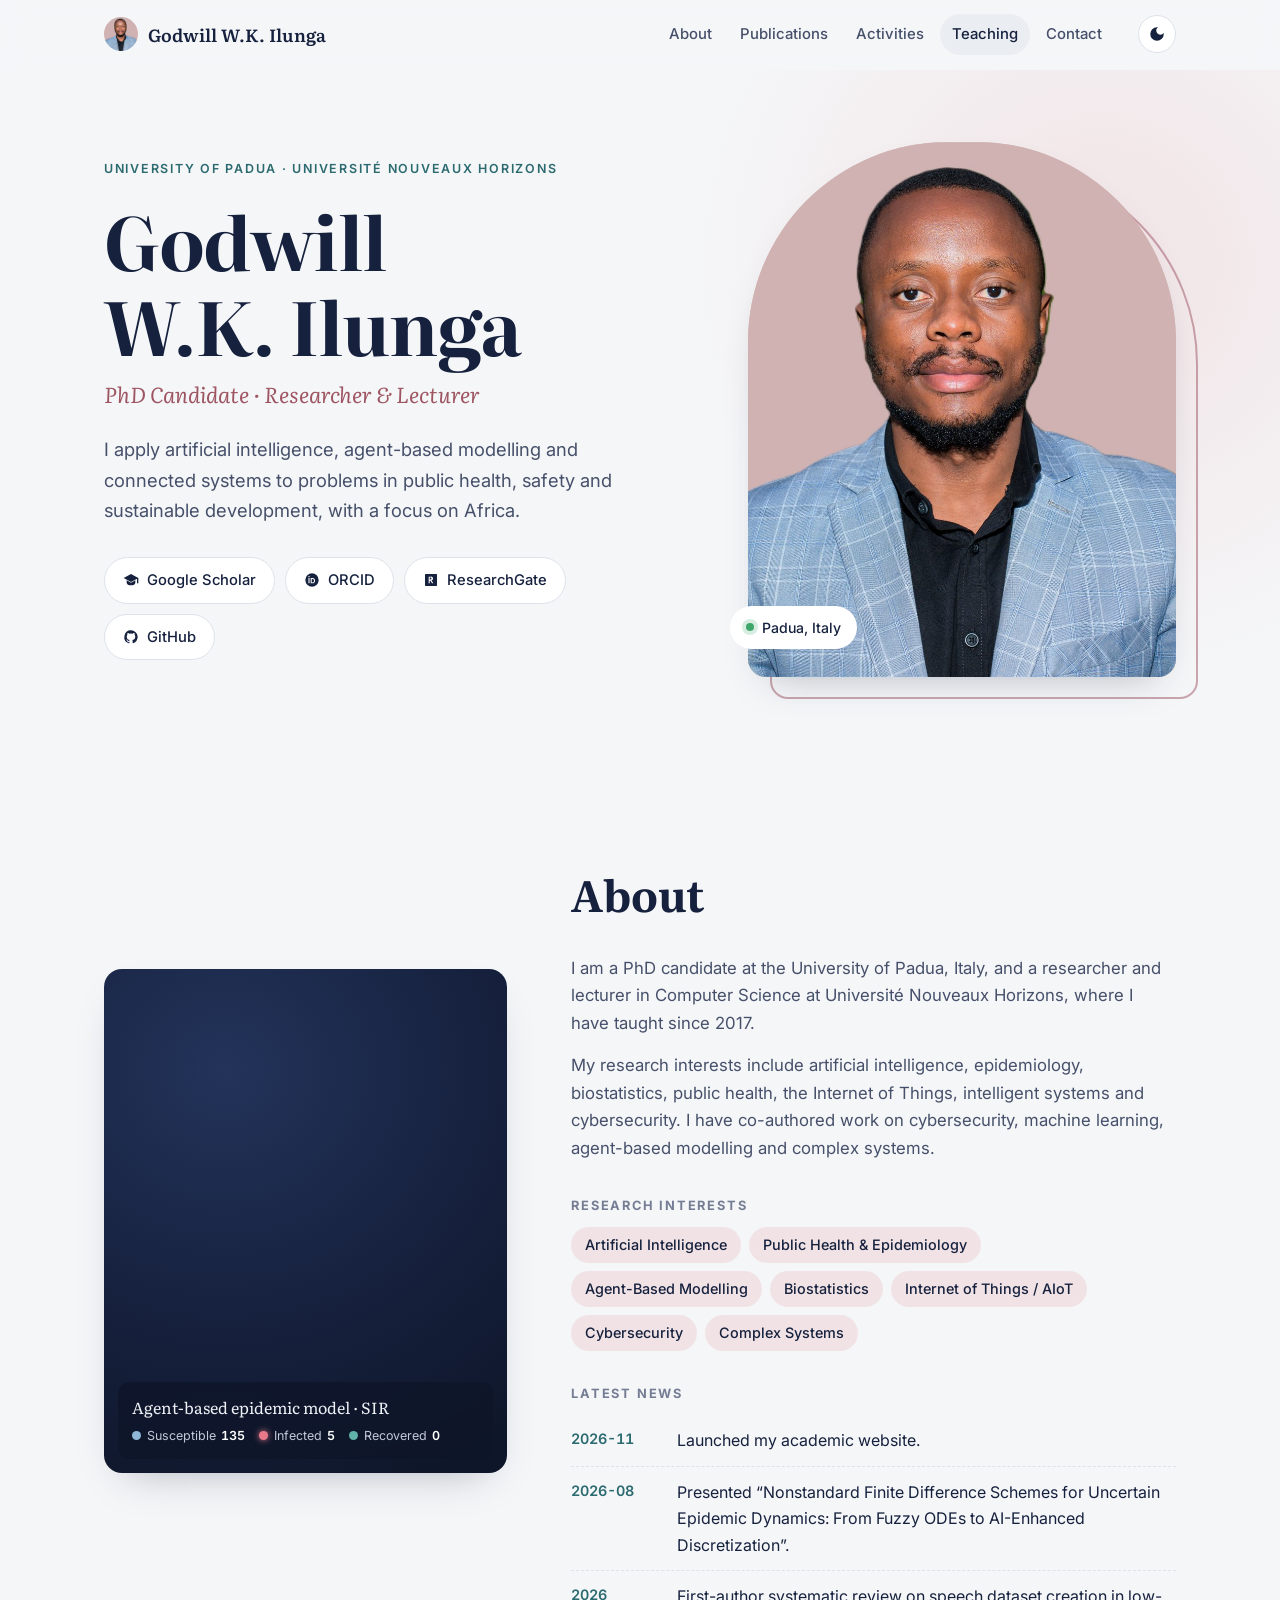
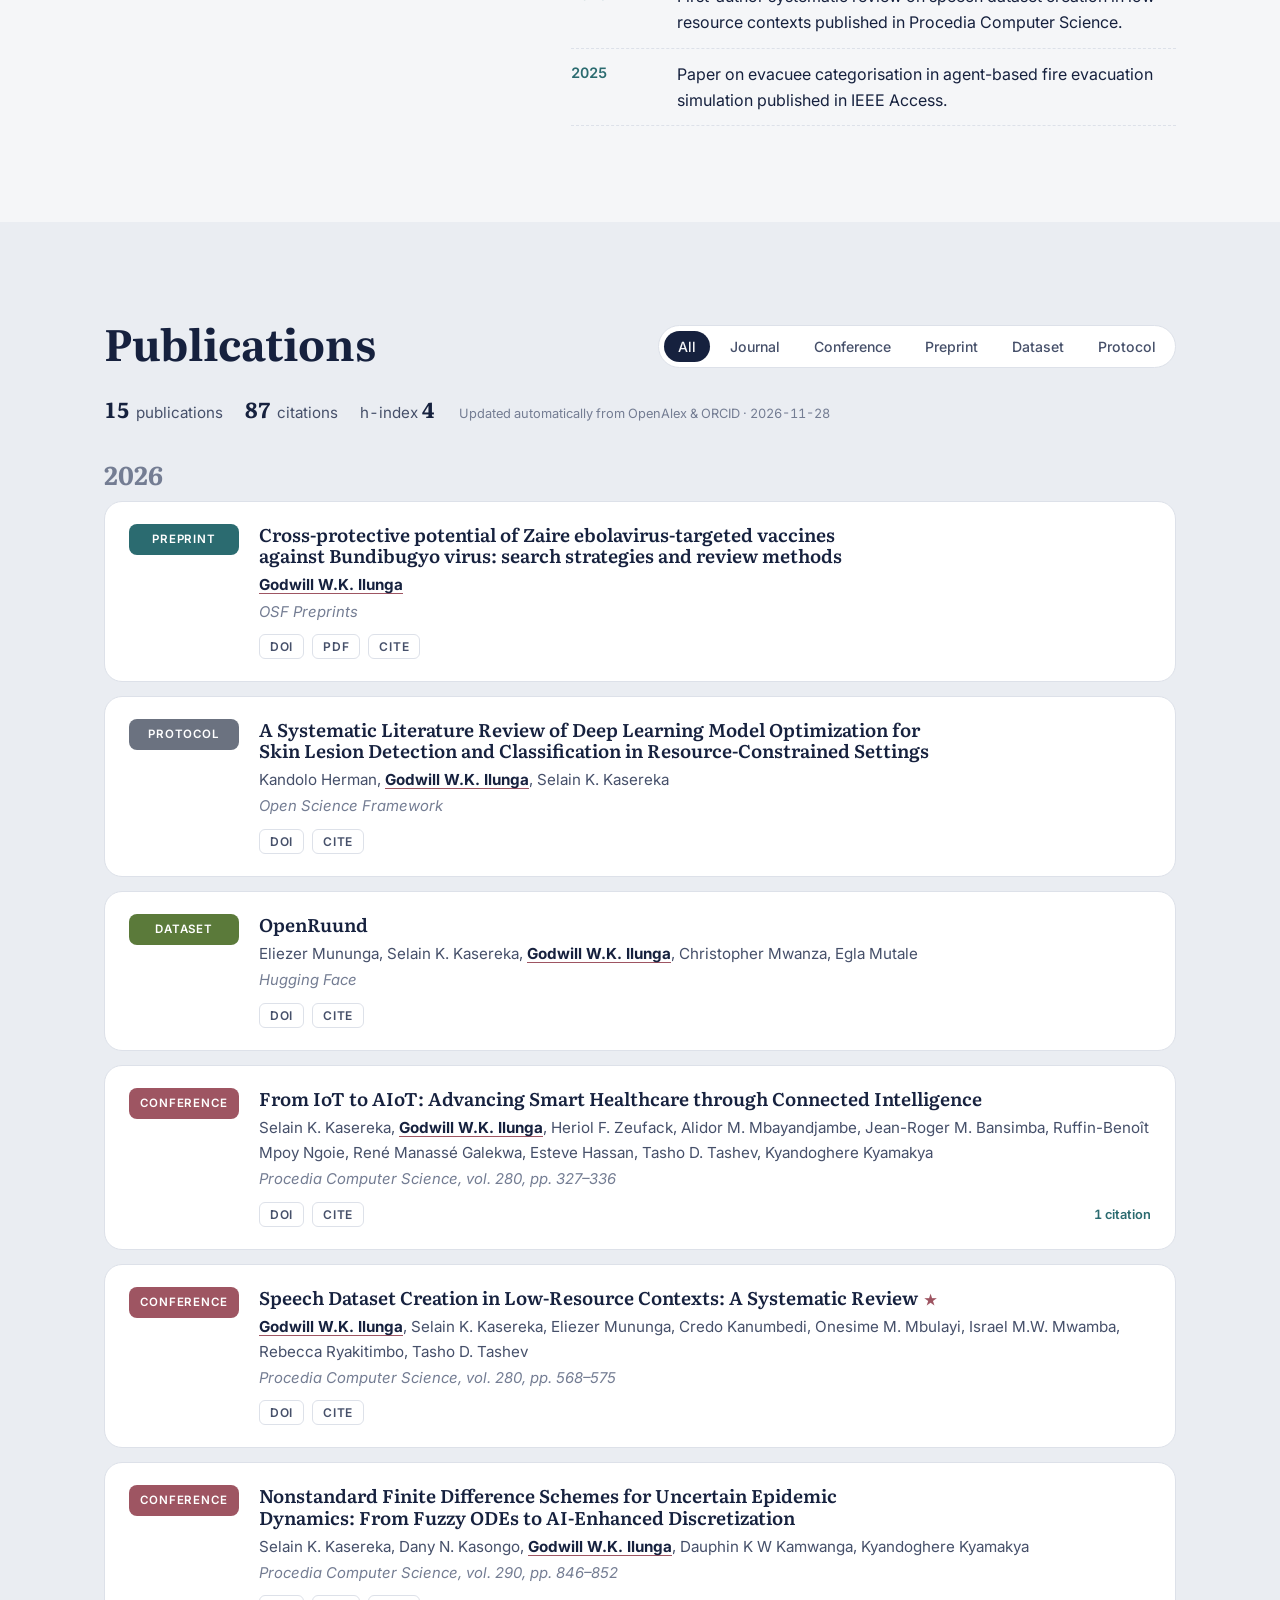
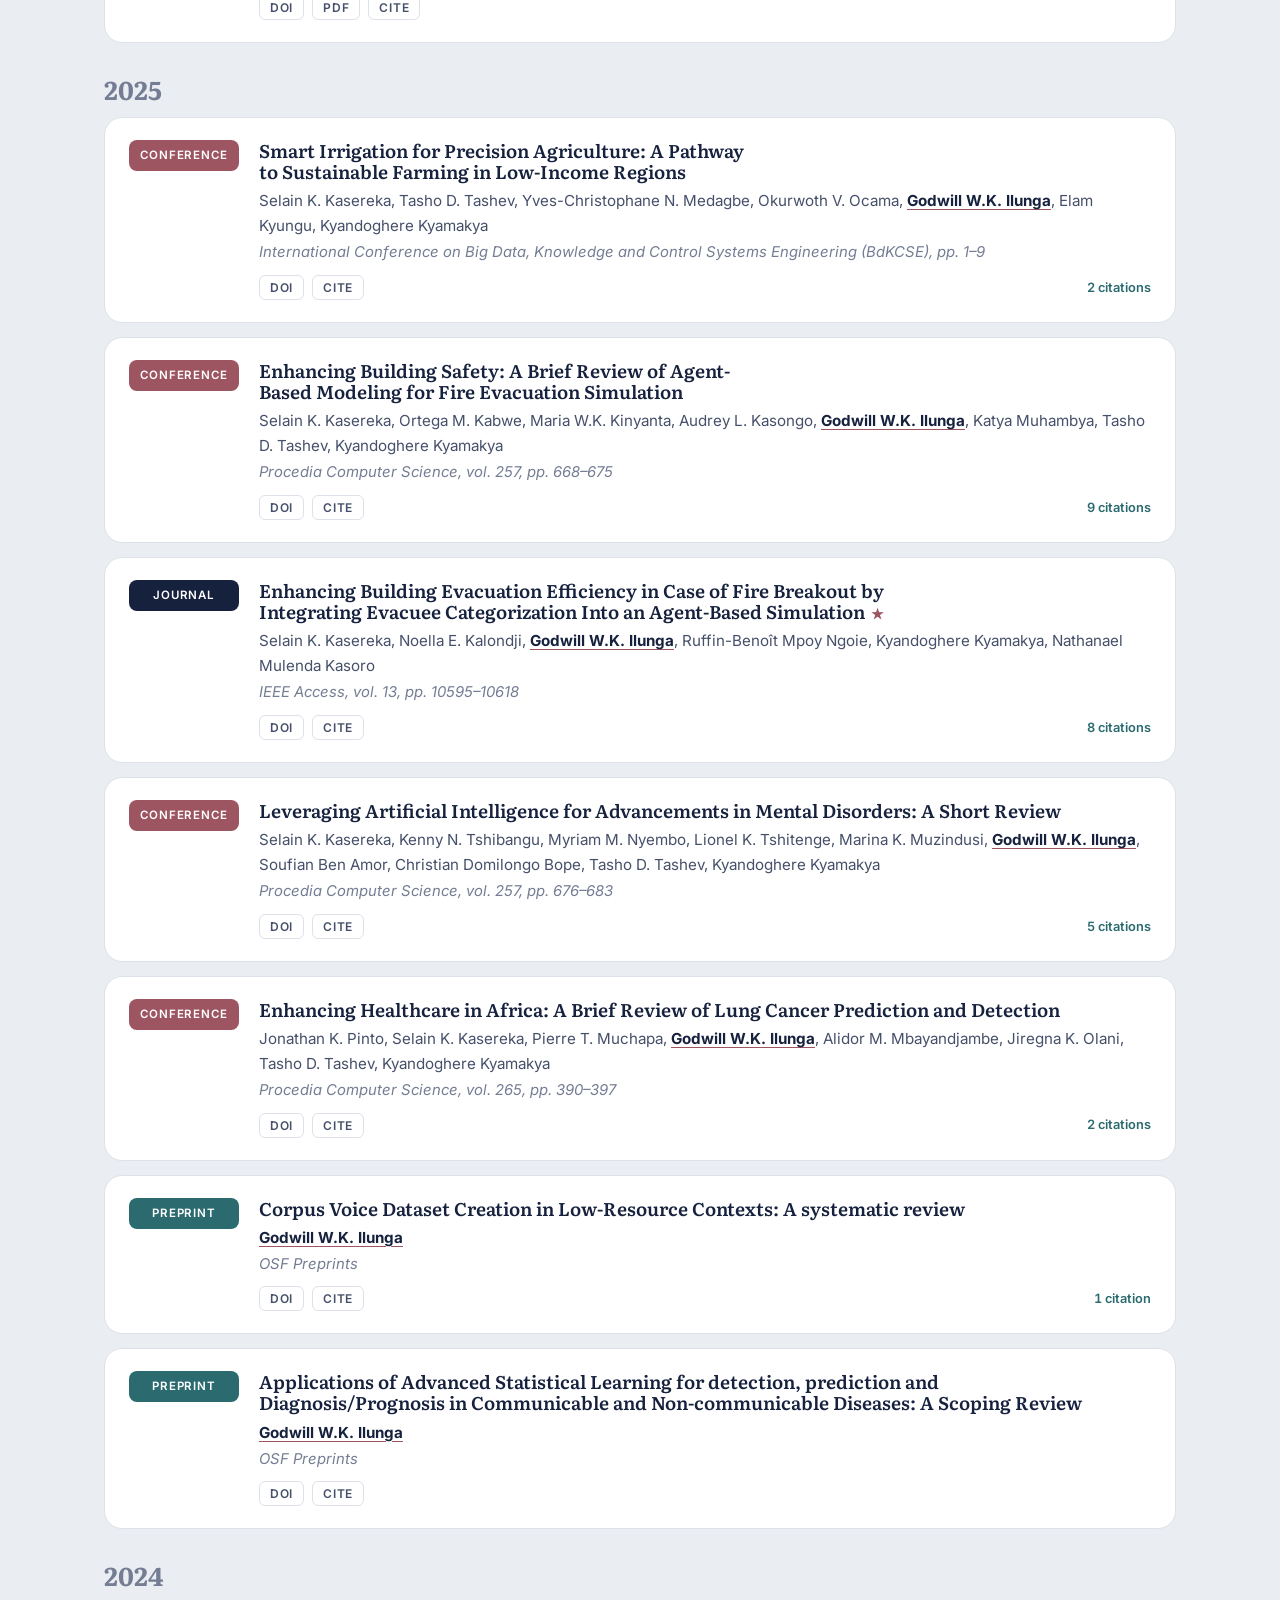
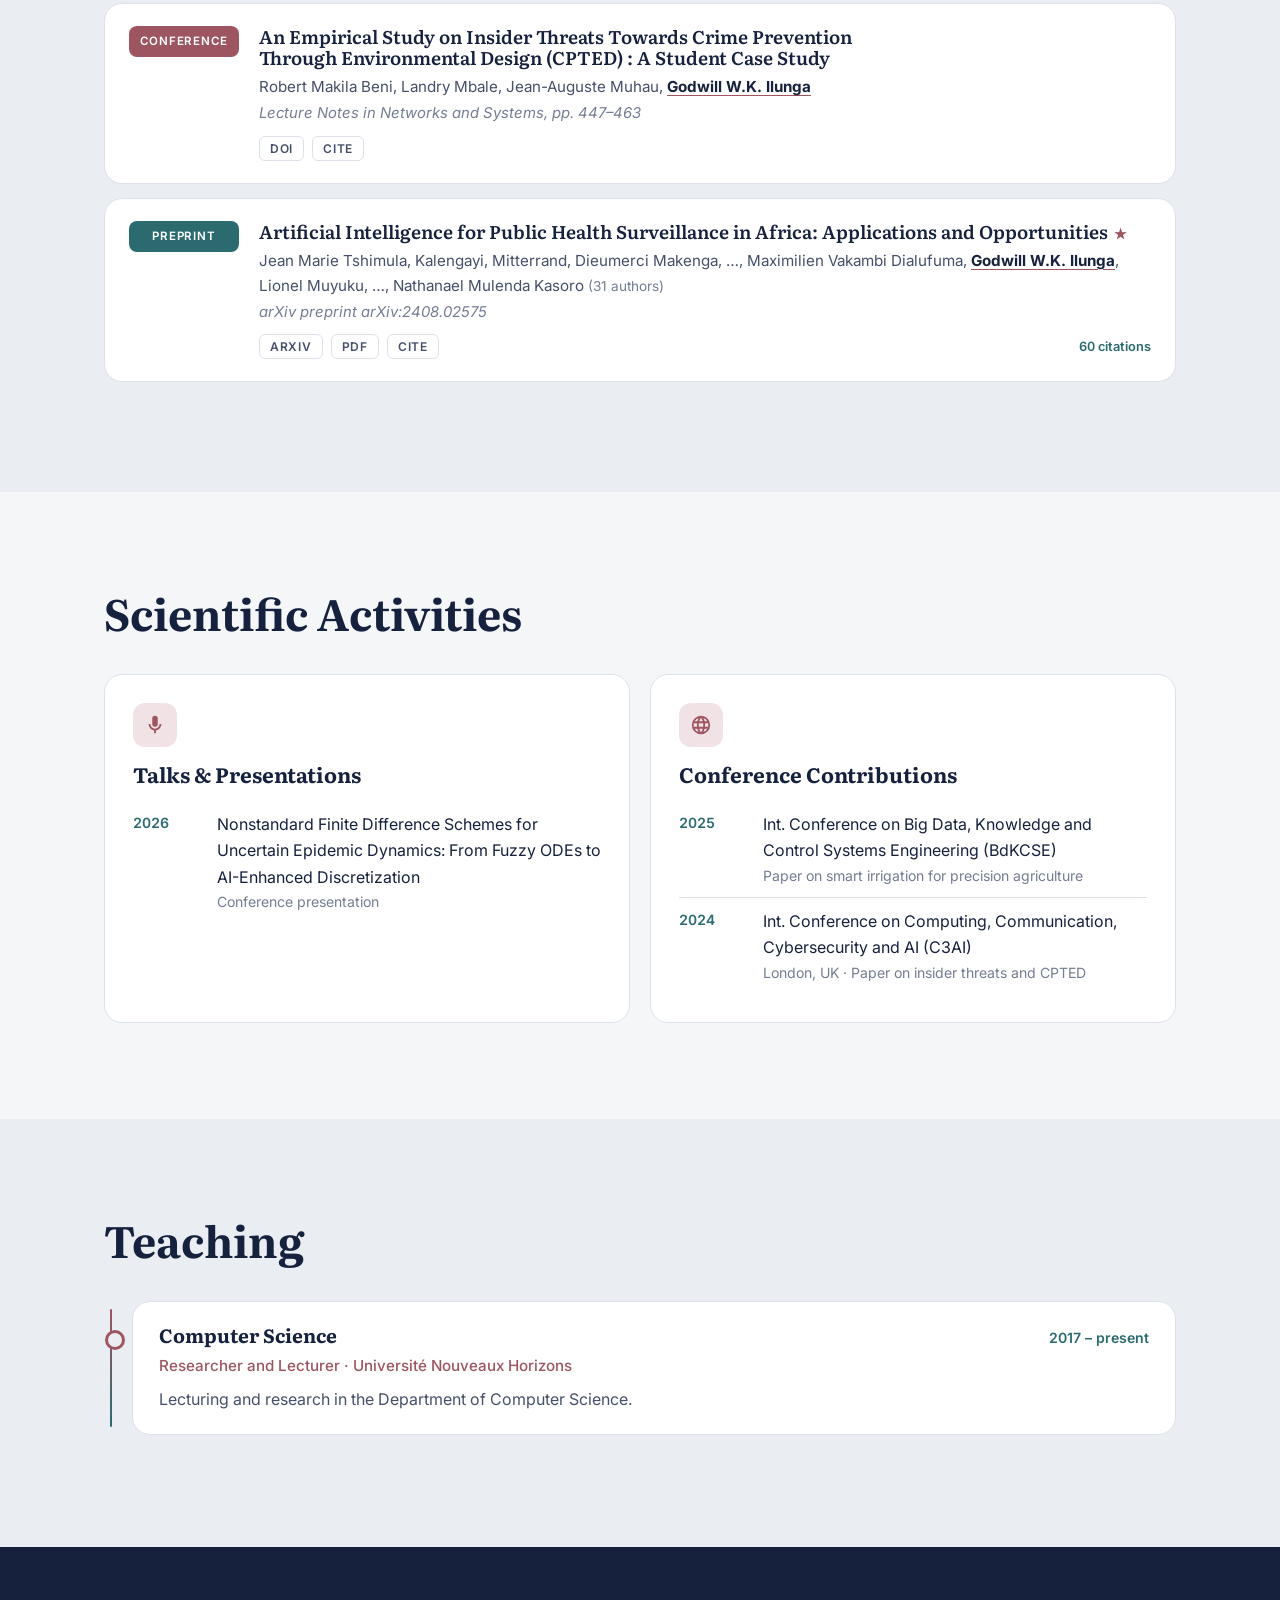
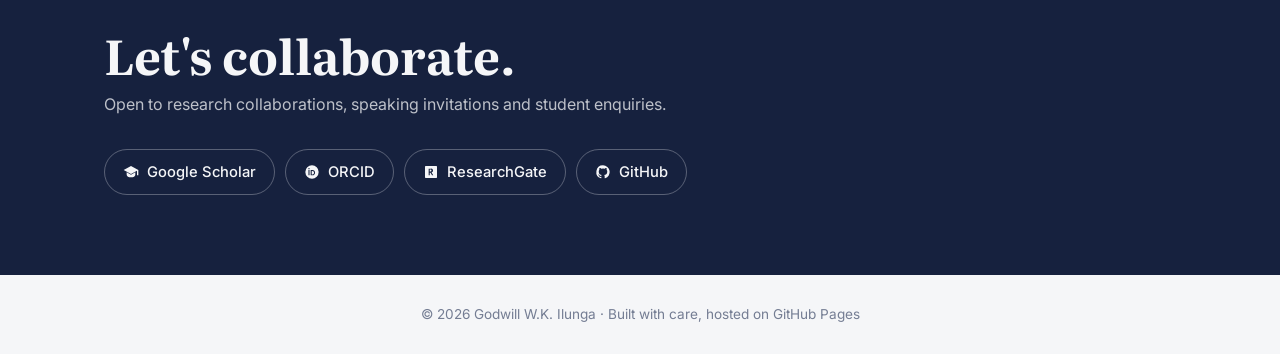
<file: index.html>
<!doctype html>
<html lang="en">
<head>
  <meta charset="utf-8">
  <meta name="viewport" content="width=device-width, initial-scale=1">
  <title>Godwill W.K. Ilunga | PhD Candidate, University of Padua – AI, Public Health &amp; Agent-Based Modelling</title>
  <meta name="description" content="Godwill W.K. Ilunga (Godwill Ilunga Wa Kumwita) is a PhD candidate at the University of Padua and a researcher and lecturer in Computer Science at Université Nouveaux Horizons, working on artificial intelligence, public health, epidemiology and agent-based modelling.">
  <meta name="google-site-verification" content="J2Y3CmGtqJt3epBS9UkwSKYFuGd0cPAwgdPox8q5K5U">
  <meta name="author" content="Godwill W.K. Ilunga">
  <meta name="robots" content="index, follow, max-image-preview:large">
  <link rel="canonical" href="https://godwillilunga.github.io/">
  <meta property="og:type" content="profile">
  <meta property="og:url" content="https://godwillilunga.github.io/">
  <meta property="og:site_name" content="Godwill W.K. Ilunga">
  <meta property="og:title" content="Godwill W.K. Ilunga – Researcher in AI &amp; Public Health">
  <meta property="og:description" content="PhD candidate at the University of Padua. Research in artificial intelligence, public health, epidemiology and agent-based modelling.">
  <meta property="og:image" content="https://godwillilunga.github.io/assets/img/portrait.jpg">
  <meta property="profile:first_name" content="Godwill">
  <meta property="profile:last_name" content="Ilunga">
  <meta name="twitter:card" content="summary_large_image">
  <meta name="twitter:title" content="Godwill W.K. Ilunga – Researcher in AI &amp; Public Health">
  <meta name="twitter:image" content="https://godwillilunga.github.io/assets/img/portrait.jpg">
  <script type="application/ld+json">
  {
    "@context": "https://schema.org",
    "@type": "ProfilePage",
    "url": "https://godwillilunga.github.io/",
    "mainEntity": {
      "@type": "Person",
      "@id": "https://godwillilunga.github.io/#person",
      "name": "Godwill W.K. Ilunga",
      "alternateName": ["Godwill Ilunga", "Godwill Ilunga Wa Kumwita", "Godwill W. K. Ilunga", "GWK Ilunga"],
      "givenName": "Godwill",
      "familyName": "Ilunga",
      "url": "https://godwillilunga.github.io/",
      "image": "https://godwillilunga.github.io/assets/img/portrait.jpg",
      "jobTitle": ["PhD Candidate", "Researcher and Lecturer"],
      "affiliation": [
        {"@type": "CollegeOrUniversity", "name": "University of Padua"},
        {"@type": "CollegeOrUniversity", "name": "Université Nouveaux Horizons"}
      ],
      "knowsAbout": ["Artificial Intelligence", "Public Health", "Epidemiology", "Biostatistics", "Agent-Based Modelling", "Internet of Things", "Cybersecurity", "Complex Systems"],
      "identifier": {"@type": "PropertyValue", "propertyID": "ORCID", "value": "0000-0003-1671-7631"},
      "sameAs": [
        "https://orcid.org/0000-0003-1671-7631",
        "https://scholar.google.com/citations?user=qRyK6fwAAAAJ",
        "https://www.researchgate.net/profile/Godwill-Wk-Ilunga",
        "https://github.com/godwillilunga",
        "https://openalex.org/A5115755697"
      ]
    }
  }
  </script>
  <link rel="icon" href="assets/img/avatar.jpg">
  <link rel="preconnect" href="https://fonts.googleapis.com">
  <link rel="preconnect" href="https://fonts.gstatic.com" crossorigin>
  <link href="https://fonts.googleapis.com/css2?family=Literata:opsz,wght@7..72,400;7..72,600;7..72,700&family=Inter:wght@400;500;600&display=swap" rel="stylesheet">
  <link rel="stylesheet" href="assets/css/style.css?v=4">
  <script>
    try { const t = localStorage.getItem("theme"); if (t) document.documentElement.dataset.theme = t; } catch (e) {}
  </script>
</head>
<body>
  <header class="nav" id="top">
    <div class="nav__inner">
      <a class="nav__brand" href="#top"><img src="assets/img/avatar.jpg" alt=""><span data-bind="name">Godwill W.K. Ilunga</span></a>
      <nav class="nav__links" id="navLinks">
        <a href="#about">About</a>
        <a href="#publications">Publications</a>
        <a href="#activities">Activities</a>
        <a href="#teaching">Teaching</a>
        <a href="#contact">Contact</a>
      </nav>
      <div class="nav__actions">
        <button class="icon-btn" id="themeToggle" aria-label="Toggle dark mode">
          <svg viewBox="0 0 24 24" width="18" height="18"><path fill="currentColor" d="M12 3a9 9 0 1 0 9 9c0-.46-.04-.92-.1-1.36a5.39 5.39 0 0 1-4.4 2.26 5.4 5.4 0 0 1-3.14-9.8c-.44-.06-.9-.1-1.36-.1z"/></svg>
        </button>
        <button class="icon-btn nav__menu" id="menuToggle" aria-label="Open menu">
          <svg viewBox="0 0 24 24" width="20" height="20"><path fill="currentColor" d="M3 6h18v2H3zm0 5h18v2H3zm0 5h18v2H3z"/></svg>
        </button>
      </div>
    </div>
  </header>

  <main>
    <!-- HERO -->
    <section class="hero">
      <div class="hero__inner">
        <div class="hero__text">
          <p class="eyebrow" data-bind="affiliation">University of Padua · Université Nouveaux Horizons</p>
          <h1><span data-bind="name">Godwill W.K. Ilunga</span></h1>
          <p class="hero__role" data-bind="title">PhD Candidate · Researcher &amp; Lecturer</p>
          <p class="hero__tagline" data-bind="tagline"></p>
          <div class="hero__links" id="heroLinks"></div>
        </div>
        <figure class="hero__photo">
          <div class="hero__frame"><img src="assets/img/portrait.jpg" alt="Portrait of Godwill W.K. Ilunga"></div>
          <figcaption><span class="dot"></span><span data-bind="location">Padua, Italy</span></figcaption>
        </figure>
      </div>
    </section>

    <!-- ABOUT -->
    <section class="section" id="about">
      <div class="container about">
        <figure class="about__photo sim" aria-label="Animated agent-based epidemic simulation">
          <canvas id="simCanvas" aria-hidden="true"></canvas>
          <figcaption class="sim__cap">
            <span class="sim__title">Agent-based epidemic model · SIR</span>
            <span class="sim__legend">
              <span><i class="k k--s"></i>Susceptible <b id="simS">0</b></span>
              <span><i class="k k--i"></i>Infected <b id="simI">0</b></span>
              <span><i class="k k--r"></i>Recovered <b id="simR">0</b></span>
            </span>
          </figcaption>
        </figure>
        <div>
          <h2 class="section__title">About</h2>
          <div id="bio" class="prose"><p>I am a PhD candidate at the University of Padua, Italy, and a researcher and lecturer in Computer Science at Université Nouveaux Horizons. My research covers artificial intelligence, epidemiology, biostatistics, public health, the Internet of Things, intelligent systems and cybersecurity.</p></div>
          <h3 class="subhead">Research interests</h3>
          <ul class="chips" id="interests"></ul>
          <h3 class="subhead">Latest news</h3>
          <ul class="news" id="news"></ul>
        </div>
      </div>
    </section>

    <!-- PUBLICATIONS -->
    <section class="section section--tint" id="publications">
      <div class="container">
        <div class="section__head">
          <h2 class="section__title">Publications</h2>
          <div class="filters" id="pubFilters" role="tablist"></div>
        </div>
        <p class="metrics" id="metrics"></p>
        <div id="pubList"></div>
      </div>
    </section>

    <!-- ACTIVITIES -->
    <section class="section" id="activities">
      <div class="container">
        <h2 class="section__title">Scientific Activities</h2>
        <div class="grid grid--2" id="activityGrid"></div>
      </div>
    </section>

    <!-- TEACHING -->
    <section class="section section--tint" id="teaching">
      <div class="container">
        <h2 class="section__title">Teaching</h2>
        <div class="timeline" id="teachingList"></div>
        <div id="supervisionWrap">
          <h3 class="subhead">Student supervision</h3>
          <ul class="plain-list" id="supervision"></ul>
        </div>
      </div>
    </section>

    <!-- CONTACT -->
    <section class="contact" id="contact">
      <div class="container contact__inner">
        <div>
          <h2>Let's collaborate.</h2>
          <p>Open to research collaborations, speaking invitations and student enquiries.</p>
        </div>
        <div class="contact__links" id="contactLinks"></div>
      </div>
    </section>
  </main>

  <footer class="footer">
    <div class="container">© <span id="year"></span> <span data-bind="name"></span> · Built with care, hosted on GitHub Pages</div>
  </footer>

  <script src="assets/js/content.js?v=4"></script>
  <script src="assets/js/main.js?v=4"></script>
</body>
</html>
</file>
<file: assets/css/style.css>
/* ---------- Design tokens ---------- */
:root {
  /* Layout: split hero with arched portrait, then alternating plain / tinted bands */
  --bg: #f5f6f8;           /* cool paper, slight navy bias */
  --bg-tint: #eaedf2;
  --surface: #ffffff;
  --ink: #16213e;          /* deep navy, matches the jacket/shirt contrast */
  --ink-soft: #46506a;
  --muted: #747d93;
  --line: #dde1e9;
  --accent: #9e5562;       /* dusty rose, deepened from the portrait backdrop */
  --accent-soft: #f1e3e5;
  --accent-2: #2b6b70;     /* deep teal */
  --rose: #cdb2ae;         /* exact portrait backdrop tone */
  --shadow: 0 18px 40px -22px rgba(20, 33, 61, .35);
  --radius: 18px;
  --serif: "Literata", Georgia, serif;
  --sans: "Inter", system-ui, -apple-system, Segoe UI, sans-serif;
}
@media (prefers-color-scheme: dark) {
  :root:not([data-theme="light"]) {
    --bg: #0f1625; --bg-tint: #141d30; --surface: #18223a; --ink: #f2ede6; --ink-soft: #c4c9d6;
    --muted: #8d95a8; --line: #26324d; --accent: #e3a1ab; --accent-soft: #3a2b33; --accent-2: #7fb7b0;
    --rose: #4a3a3c; --shadow: 0 18px 40px -22px rgba(0,0,0,.7);
  }
}
:root[data-theme="dark"] {
  --bg: #0f1625; --bg-tint: #141d30; --surface: #18223a; --ink: #f2ede6; --ink-soft: #c4c9d6;
  --muted: #8d95a8; --line: #26324d; --accent: #e3a1ab; --accent-soft: #3a2b33; --accent-2: #7fb7b0;
  --rose: #4a3a3c; --shadow: 0 18px 40px -22px rgba(0,0,0,.7);
}

/* ---------- Base ---------- */
* { box-sizing: border-box; }
html { scroll-behavior: smooth; scroll-padding-top: 80px; }
body {
  margin: 0; background: var(--bg); color: var(--ink);
  font: 16px/1.65 var(--sans); -webkit-font-smoothing: antialiased;
  transition: background .3s, color .3s;
}
img { max-width: 100%; display: block; }
a { color: var(--accent); text-decoration: none; }
a:hover { text-decoration: underline; text-underline-offset: 3px; }
h1, h2, h3 { font-family: var(--serif); line-height: 1.15; margin: 0; text-wrap: balance; }
.container { max-width: 1120px; margin: 0 auto; padding: 0 24px; }
.placeholder { background: repeating-linear-gradient(-45deg, transparent 0 6px, rgba(181,101,74,.08) 6px 12px); border-radius: 4px; }

/* ---------- Nav ---------- */
.nav {
  position: sticky; top: 0; z-index: 50;
  background: color-mix(in srgb, var(--bg) 82%, transparent);
  backdrop-filter: saturate(160%) blur(12px);
  border-bottom: 1px solid transparent; transition: border-color .3s;
}
.nav.scrolled { border-bottom-color: var(--line); }
.nav__inner { max-width: 1120px; margin: 0 auto; padding-block: 14px; padding-left: max(24px, env(safe-area-inset-left, 0px)); padding-right: max(24px, env(safe-area-inset-right, 0px)); display: flex; align-items: center; gap: 24px; }
.nav__brand { display: flex; align-items: center; gap: 10px; color: var(--ink); font-family: var(--serif); font-weight: 600; font-size: 1.1rem; }
.nav__brand:hover { text-decoration: none; }
.nav__brand img { width: 34px; height: 34px; border-radius: 50%; object-fit: cover; object-position: 50% 20%; }
.nav__links { margin-left: auto; display: flex; gap: 4px; }
.nav__links a { color: var(--ink-soft); font-size: .93rem; font-weight: 500; padding: 8px 12px; border-radius: 999px; }
.nav__links a:hover, .nav__links a.active { color: var(--ink); background: var(--bg-tint); text-decoration: none; }
.nav__actions { display: flex; gap: 6px; }
.icon-btn { border: 1px solid var(--line); background: var(--surface); color: var(--ink); width: 38px; height: 38px; border-radius: 50%; display: grid; place-items: center; cursor: pointer; }
.nav__menu { display: none; }

/* ---------- Hero ---------- */
.hero { position: relative; overflow: hidden; padding: 72px 0 96px; }
.hero::before {
  content: ""; position: absolute; inset: -20% -10% auto auto; width: 60%; height: 120%;
  background: radial-gradient(circle at 60% 40%, var(--accent-soft), transparent 60%); z-index: -1;
}
.hero__inner { max-width: 1120px; margin: 0 auto; padding: 0 24px; display: grid; grid-template-columns: 1.15fr .85fr; gap: 64px; align-items: center; }
.eyebrow { text-transform: uppercase; letter-spacing: .14em; font-size: .78rem; font-weight: 600; color: var(--accent-2); margin: 0 0 18px; }
.hero h1 { font-size: clamp(2.6rem, 6vw, 4.6rem); font-weight: 700; letter-spacing: -.02em; }
.hero__role { font-family: var(--serif); font-size: 1.35rem; color: var(--accent); margin: 10px 0 22px; font-style: italic; }
.hero__tagline { font-size: 1.15rem; color: var(--ink-soft); max-width: 560px; margin: 0 0 32px; }
.hero__links { display: flex; flex-wrap: wrap; gap: 10px; }
.btn {
  display: inline-flex; align-items: center; gap: 8px; padding: 10px 18px; border-radius: 999px;
  font-weight: 500; font-size: .92rem; border: 1px solid var(--line); color: var(--ink); background: var(--surface);
  transition: transform .2s, box-shadow .2s, border-color .2s;
}
.btn:hover { text-decoration: none; transform: translateY(-2px); box-shadow: var(--shadow); border-color: var(--accent); }
.btn--primary { background: var(--ink); color: var(--bg); border-color: var(--ink); }
.btn svg { width: 16px; height: 16px; }
.hero__photo { margin: 0; position: relative; }
.hero__frame {
  position: relative; aspect-ratio: 4 / 5; border-radius: 200px 200px var(--radius) var(--radius);
  overflow: hidden; background: var(--rose); box-shadow: var(--shadow);
}
.hero__frame img { width: 100%; height: 100%; object-fit: cover; object-position: 50% 15%; }
.hero__photo::after {
  content: ""; position: absolute; inset: 22px -22px -22px 22px; border: 2px solid var(--accent);
  border-radius: 200px 200px var(--radius) var(--radius); z-index: -1; opacity: .5;
}
.hero__photo figcaption {
  position: absolute; left: -18px; bottom: 28px; background: var(--surface); padding: 10px 16px; border-radius: 999px;
  box-shadow: var(--shadow); font-size: .88rem; font-weight: 500; display: flex; align-items: center; gap: 8px;
}
.dot { width: 8px; height: 8px; border-radius: 50%; background: #3fa66b; box-shadow: 0 0 0 4px rgba(63,166,107,.2); }

/* ---------- Sections ---------- */
.section { padding: 96px 0; }
.section--tint { background: var(--bg-tint); }
.section__head { display: flex; justify-content: space-between; align-items: end; gap: 24px; flex-wrap: wrap; margin-bottom: 36px; }
.section__title { font-size: clamp(2rem, 4vw, 2.7rem); margin-bottom: 36px; display: flex; align-items: baseline; gap: 14px; }
.section__head .section__title { margin-bottom: 0; }
.subhead { font-family: var(--sans); font-size: .8rem; text-transform: uppercase; letter-spacing: .14em; color: var(--muted); margin: 36px 0 14px; }
.prose p { margin: 0 0 14px; color: var(--ink-soft); font-size: 1.05rem; }

/* About */
.about { display: grid; grid-template-columns: .8fr 1.2fr; gap: 64px; align-items: start; }
.about__photo { position: sticky; top: 100px; border-radius: var(--radius); overflow: hidden; box-shadow: var(--shadow); aspect-ratio: 4/5; }
.about__photo img { width: 100%; height: 100%; object-fit: cover; object-position: 50% 30%; }
.sim { margin: 0; position: relative; background: radial-gradient(120% 90% at 30% 20%, #23335a 0%, #16213e 55%, #0e1629 100%); }
.sim canvas { position: absolute; inset: 0; width: 100%; height: 100%; display: block; }
.sim__cap { position: absolute; left: 14px; right: 14px; bottom: 14px; padding: 12px 14px; border-radius: 12px;
  background: rgba(14, 22, 41, .72); backdrop-filter: blur(6px); color: #eef0f5; display: grid; gap: 6px; }
.sim__title { font-family: var(--serif); font-size: 1rem; }
.sim__legend { display: flex; flex-wrap: wrap; gap: 4px 14px; font-size: .78rem; color: #c3c9d8; font-variant-numeric: tabular-nums; }
.sim__legend b { color: #fff; font-weight: 600; margin-left: 2px; }
.k { display: inline-block; width: 9px; height: 9px; border-radius: 50%; margin-right: 6px; vertical-align: 0; }
.k--s { background: #8fb8d8; } .k--i { background: #e8798b; box-shadow: 0 0 6px #e8798b; } .k--r { background: #5fb3a8; }
.chips { list-style: none; padding: 0; margin: 0; display: flex; flex-wrap: wrap; gap: 8px; }
.chips li { padding: 6px 14px; border-radius: 999px; background: var(--accent-soft); color: var(--ink); font-size: .9rem; font-weight: 500; }
.news { list-style: none; padding: 0; margin: 0; }
.news li { display: grid; grid-template-columns: 90px 1fr; gap: 16px; padding: 12px 0; border-bottom: 1px dashed var(--line); }
.news time { font-variant-numeric: tabular-nums; color: var(--accent-2); font-weight: 600; font-size: .9rem; }

/* Publications */
.filters { display: flex; gap: 6px; flex-wrap: wrap; background: var(--surface); padding: 5px; border-radius: 999px; border: 1px solid var(--line); }
.filters button { border: 0; background: none; padding: 7px 14px; border-radius: 999px; cursor: pointer; font: 500 .88rem var(--sans); color: var(--ink-soft); }
.filters button.active { background: var(--ink); color: var(--bg); }
.metrics { display: flex; flex-wrap: wrap; gap: 8px 22px; align-items: baseline; margin: -12px 0 8px; color: var(--ink-soft); font-size: .95rem; font-variant-numeric: tabular-nums; }
.metrics b { font-family: var(--serif); font-size: 1.35rem; color: var(--ink); margin-right: 2px; }
.metrics__src { color: var(--muted); font-size: .8rem; }
.pub-year { font-family: var(--serif); font-size: 1.6rem; color: var(--muted); margin: 32px 0 12px; }
.pub {
  display: grid; grid-template-columns: 110px 1fr; gap: 20px; background: var(--surface); border: 1px solid var(--line);
  border-radius: var(--radius); padding: 22px 24px; margin-bottom: 14px; transition: transform .2s, box-shadow .2s, border-color .2s;
}
.pub:hover { transform: translateY(-2px); box-shadow: var(--shadow); border-color: color-mix(in srgb, var(--accent) 40%, var(--line)); }
.pub__badge { align-self: start; text-align: center; font-size: .72rem; font-weight: 600; letter-spacing: .08em; text-transform: uppercase; padding: 6px 8px; border-radius: 8px; color: #fff; }
.badge--journal { background: var(--ink); } .badge--conference { background: var(--accent); }
.badge--preprint { background: var(--accent-2); } .badge--thesis { background: #8a6d3b; } .badge--workshop { background: #6b5b95; }
:root[data-theme="dark"] .badge--journal { background: #3d4d72; }
@media (prefers-color-scheme: dark) { :root:not([data-theme="light"]) .badge--journal { background: #3d4d72; } }
.pub h3 { font-size: 1.15rem; font-weight: 600; margin-bottom: 6px; }
.pub__authors { color: var(--ink-soft); font-size: .95rem; margin: 0; }
.pub__authors strong { color: var(--ink); text-decoration: underline; text-decoration-color: var(--accent); text-underline-offset: 3px; }
.pub__venue { font-style: italic; color: var(--muted); font-size: .93rem; margin: 2px 0 10px; }
.pub__links { display: flex; gap: 8px; flex-wrap: wrap; }
.pub__links a, .pub__links button { font: 600 .75rem var(--sans); letter-spacing: .06em; text-transform: uppercase; padding: 4px 10px; border-radius: 6px; border: 1px solid var(--line); color: var(--ink-soft); background: none; cursor: pointer; }
.pub__links a:hover, .pub__links button:hover { border-color: var(--accent); color: var(--accent); text-decoration: none; }
.badge--chapter { background: #8a6d3b; } .badge--dataset { background: #5b7a3a; } .badge--registration, .badge--other { background: #6b7280; } .badge--book { background: #8a6d3b; }
.pub__cites { align-self: center; margin-left: auto; font-size: .8rem; color: var(--accent-2); font-weight: 600; font-variant-numeric: tabular-nums; }
.pub__n { color: var(--muted); font-size: .85rem; }
.pub-loading { color: var(--muted); }
.star { color: var(--accent); margin-left: 6px; font-size: .9rem; }

/* Grid cards */
.grid { display: grid; gap: 20px; }
.grid--2 { grid-template-columns: repeat(2, 1fr); }
.grid--3 { grid-template-columns: repeat(3, 1fr); }
.card { background: var(--surface); border: 1px solid var(--line); border-radius: var(--radius); padding: 28px; transition: box-shadow .2s, transform .2s; }
.card:hover { box-shadow: var(--shadow); transform: translateY(-2px); }
.card__icon { width: 44px; height: 44px; border-radius: 12px; display: grid; place-items: center; background: var(--accent-soft); color: var(--accent); margin-bottom: 16px; }
.card__icon svg { width: 22px; height: 22px; }
.card h3 { font-size: 1.3rem; margin-bottom: 14px; }
.act-list { list-style: none; padding: 0; margin: 0; }
.act-list li { display: grid; grid-template-columns: 72px 1fr; gap: 12px; padding: 10px 0; border-top: 1px solid var(--line); }
.act-list li:first-child { border-top: 0; }
.act-list .yr { color: var(--accent-2); font-weight: 600; font-size: .88rem; font-variant-numeric: tabular-nums; }
.act-list .where { display: block; color: var(--muted); font-size: .88rem; }

/* Teaching timeline */
.timeline { position: relative; padding-left: 28px; }
.timeline::before { content: ""; position: absolute; left: 6px; top: 8px; bottom: 8px; width: 2px; background: linear-gradient(var(--accent), var(--accent-2)); border-radius: 2px; }
.t-item { position: relative; background: var(--surface); border: 1px solid var(--line); border-radius: var(--radius); padding: 22px 26px; margin-bottom: 16px; }
.t-item::before { content: ""; position: absolute; left: -28px; top: 28px; width: 14px; height: 14px; border-radius: 50%; background: var(--bg-tint); border: 3px solid var(--accent); }
.t-item__top { display: flex; justify-content: space-between; gap: 12px; flex-wrap: wrap; align-items: baseline; }
.t-item h3 { font-size: 1.2rem; }
.t-item .code { font-family: var(--sans); font-size: .8rem; color: var(--muted); font-weight: 500; margin-left: 8px; }
.t-item .period { font-size: .88rem; font-weight: 600; color: var(--accent-2); }
.t-item .role { margin: 4px 0 8px; color: var(--accent); font-weight: 500; font-size: .95rem; }
.t-item p { margin: 0; color: var(--ink-soft); }
.plain-list { padding-left: 20px; color: var(--ink-soft); margin: 0; }

/* Projects */
.project h3 { font-size: 1.2rem; margin-bottom: 8px; }
.project p { color: var(--ink-soft); margin: 0 0 14px; font-size: .95rem; }
.tags { display: flex; gap: 6px; flex-wrap: wrap; margin-bottom: 14px; }
.tags span { font-size: .75rem; padding: 3px 10px; border-radius: 999px; border: 1px solid var(--line); color: var(--muted); }

/* Contact */
.contact { background: var(--ink); color: var(--bg); padding: 80px 0; }
.contact__inner { display: flex; justify-content: space-between; align-items: center; gap: 32px; flex-wrap: wrap; }
.contact h2 { font-size: clamp(2rem, 4vw, 3rem); }
.contact p { opacity: .75; margin: 8px 0 0; }
.contact__links { display: flex; gap: 10px; flex-wrap: wrap; }
.contact .btn { background: transparent; color: var(--bg); border-color: color-mix(in srgb, var(--bg) 30%, transparent); }
.contact .btn:hover { border-color: var(--accent); }
.footer { padding: 28px 0; text-align: center; color: var(--muted); font-size: .85rem; }

/* Reveal animation */
@keyframes rise { from { transform: translateY(14px); } to { transform: none; } }
.hero__text, .hero__photo { animation: rise .8s ease both; }
.hero__photo { animation-delay: .12s; }
a:focus-visible, button:focus-visible { outline: 2px solid var(--accent); outline-offset: 3px; }
@media (prefers-reduced-motion: reduce) { .hero__text, .hero__photo { animation: none; } html { scroll-behavior: auto; } }

/* ---------- Responsive ---------- */
@media (max-width: 900px) {
  .hero__inner, .about { grid-template-columns: 1fr; gap: 48px; }
  .hero__photo { max-width: 380px; margin: 0 auto; order: -1; }
  .about__photo { position: static; max-width: 420px; }
  .grid--2, .grid--3 { grid-template-columns: 1fr; }
  .nav__menu { display: grid; }
  .nav__links { position: absolute; top: 100%; left: 0; right: 0; flex-direction: column; background: var(--bg); padding: 12px 16px; border-bottom: 1px solid var(--line); display: none; }
  .nav__links.open { display: flex; }
  .nav__actions { margin-left: auto; }
}
@media (max-width: 560px) {
  .container, .hero__inner, .nav__inner { padding-left: 16px; padding-right: 16px; }
  .section { padding: 64px 0; }
  .hero { padding: 40px 0 64px; }
  .pub { grid-template-columns: 1fr; gap: 10px; padding: 18px; }
  .pub__badge { justify-self: start; }
  .hero__photo figcaption { left: 8px; }
  .news li { grid-template-columns: 1fr; gap: 2px; }
}
</file>
